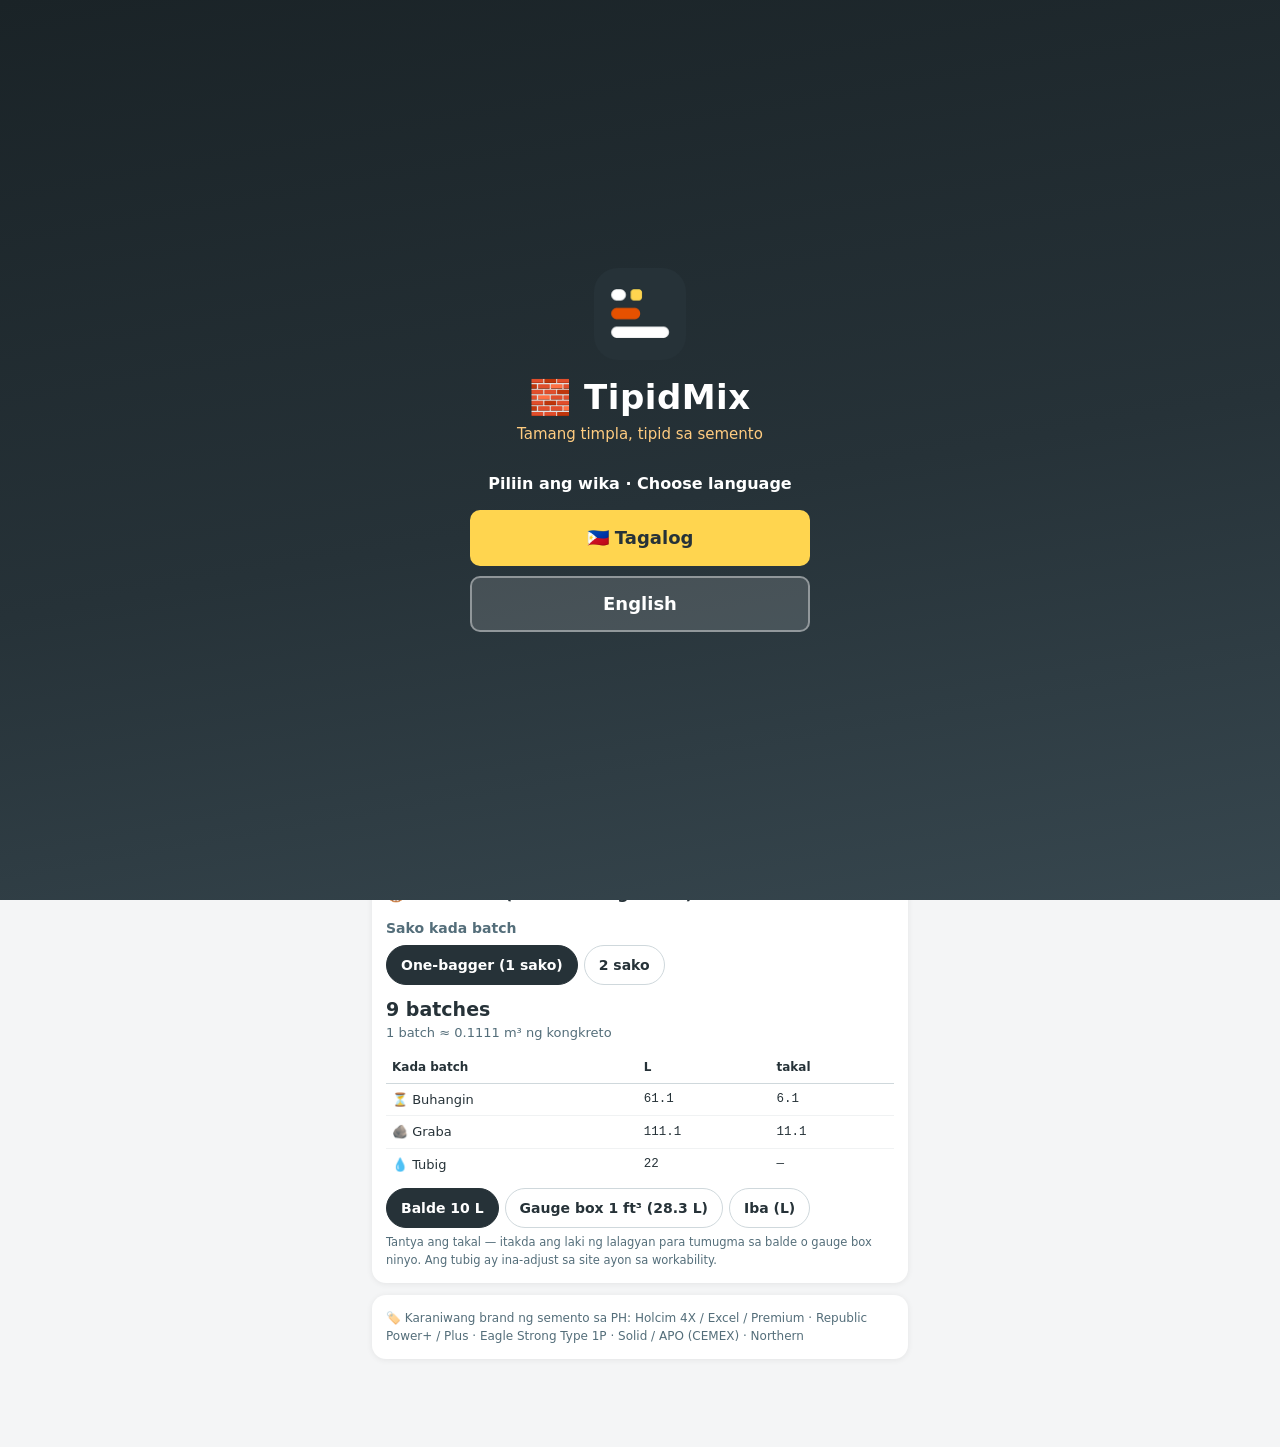
<file: index.html>
<!doctype html>
<html lang="tl">
  <head>
    <meta charset="UTF-8" />
    <link rel="icon" href="./icon-192.png" />
    <meta name="viewport" content="width=device-width, initial-scale=1.0, viewport-fit=cover" />
    <meta name="theme-color" content="#263238" />
    <meta name="description" content="TipidMix — DPWH Item 405 concrete calculator: sako, buhangin, graba, tubig — kada buhos at kada batch. Offline, libre, gawa para sa PH." />
    <link rel="manifest" href="./manifest.webmanifest" />
    <title>TipidMix — Concrete Calculator PH</title>
    <script type="module" crossorigin src="./assets/index-C3TzC0qJ.js"></script>
    <link rel="stylesheet" crossorigin href="./assets/index-DYxyt--H.css">
  </head>
  <body>
    <div id="root"></div>
  </body>
</html>
</file>
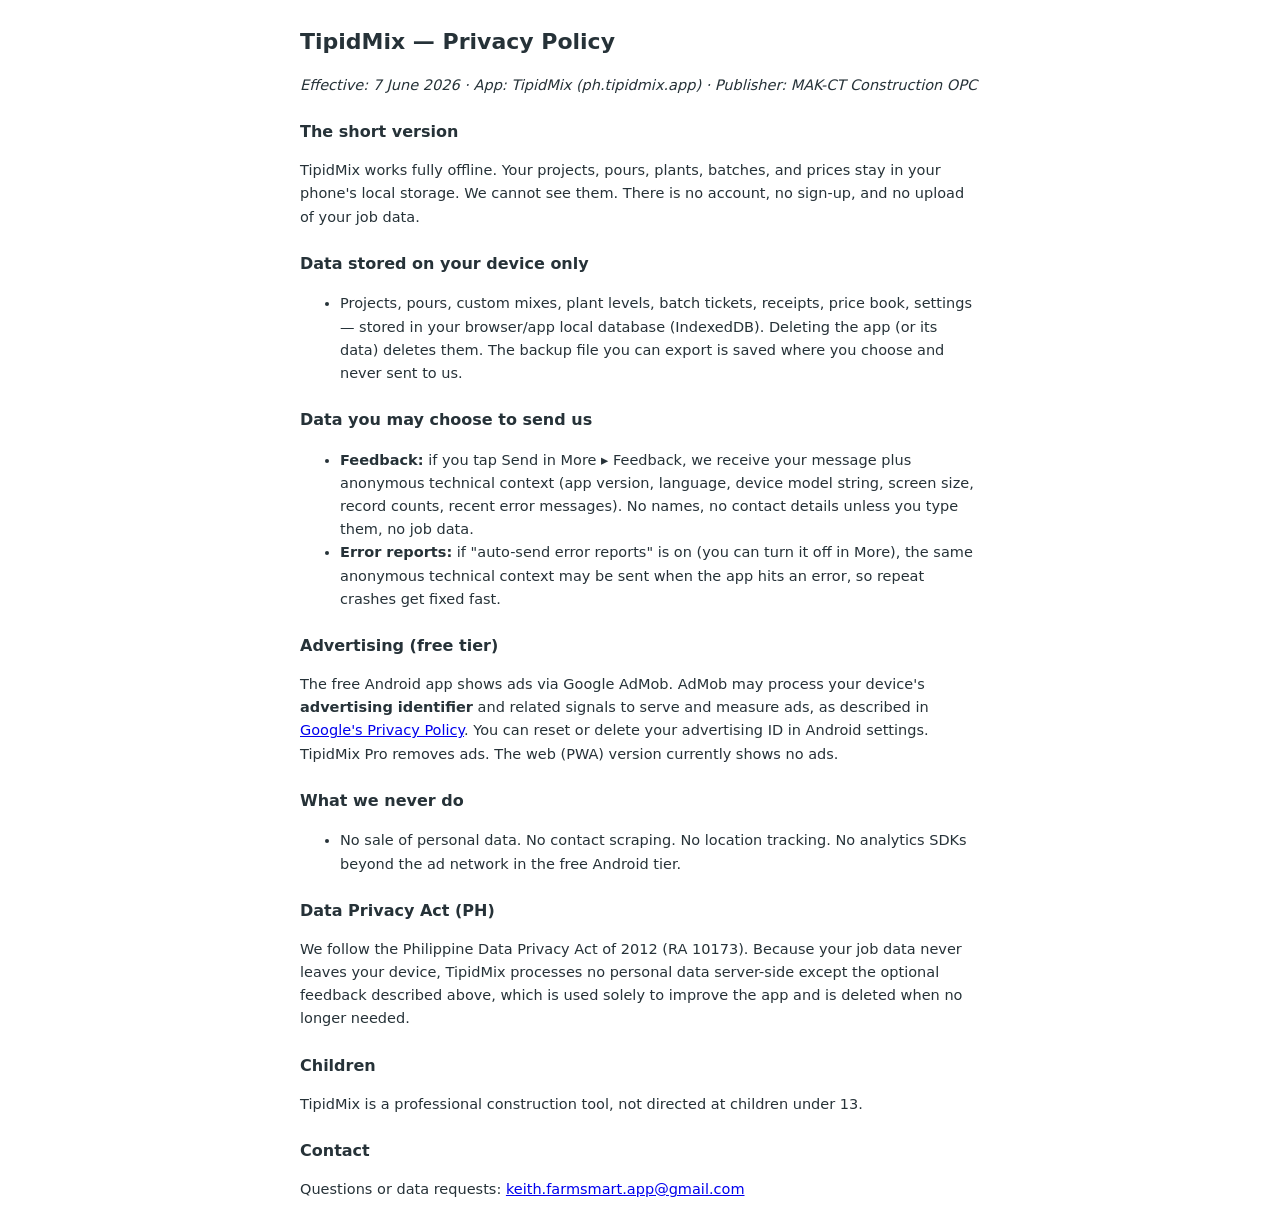
<file: privacy.html>
<!doctype html>
<html lang="en">
<head>
<meta charset="utf-8"><meta name="viewport" content="width=device-width, initial-scale=1">
<title>TipidMix — Privacy Policy</title>
<style>body{font-family:system-ui,sans-serif;max-width:680px;margin:24px auto;padding:0 16px;color:#263238;line-height:1.6}h1{font-size:22px}h2{font-size:16px;margin-top:22px}p,li{font-size:14.5px}</style>
</head>
<body>
<h1>TipidMix — Privacy Policy</h1>
<p><em>Effective: 7 June 2026 · App: TipidMix (ph.tipidmix.app) · Publisher: MAK-CT Construction OPC</em></p>

<h2>The short version</h2>
<p>TipidMix works fully offline. Your projects, pours, plants, batches, and prices stay in your phone's local storage. We cannot see them. There is no account, no sign-up, and no upload of your job data.</p>

<h2>Data stored on your device only</h2>
<ul>
<li>Projects, pours, custom mixes, plant levels, batch tickets, receipts, price book, settings — stored in your browser/app local database (IndexedDB). Deleting the app (or its data) deletes them. The backup file you can export is saved where you choose and never sent to us.</li>
</ul>

<h2>Data you may choose to send us</h2>
<ul>
<li><strong>Feedback:</strong> if you tap Send in More ▸ Feedback, we receive your message plus anonymous technical context (app version, language, device model string, screen size, record counts, recent error messages). No names, no contact details unless you type them, no job data.</li>
<li><strong>Error reports:</strong> if "auto-send error reports" is on (you can turn it off in More), the same anonymous technical context may be sent when the app hits an error, so repeat crashes get fixed fast.</li>
</ul>

<h2>Advertising (free tier)</h2>
<p>The free Android app shows ads via Google AdMob. AdMob may process your device's <strong>advertising identifier</strong> and related signals to serve and measure ads, as described in <a href="https://policies.google.com/privacy">Google's Privacy Policy</a>. You can reset or delete your advertising ID in Android settings. TipidMix Pro removes ads. The web (PWA) version currently shows no ads.</p>

<h2>What we never do</h2>
<ul>
<li>No sale of personal data. No contact scraping. No location tracking. No analytics SDKs beyond the ad network in the free Android tier.</li>
</ul>

<h2>Data Privacy Act (PH)</h2>
<p>We follow the Philippine Data Privacy Act of 2012 (RA 10173). Because your job data never leaves your device, TipidMix processes no personal data server-side except the optional feedback described above, which is used solely to improve the app and is deleted when no longer needed.</p>

<h2>Children</h2>
<p>TipidMix is a professional construction tool, not directed at children under 13.</p>

<h2>Contact</h2>
<p>Questions or data requests: <a href="mailto:keith.farmsmart.app@gmail.com">keith.farmsmart.app@gmail.com</a></p>
</body>
</html>
</file>
<file: assets/index-DYxyt--H.css>
:root{--ink-900: #263238;--ink-700: #37474f;--ink-100: #eceff1;--accent-700: #e65100;--accent-800: #bf360c;--accent-100: #fff3e0;--hivis: #ffd54f;--good: #2e7d32;--bad: #c62828;--bg: #f4f5f6;--card: #ffffff;--text: #263238;--muted: #546e7a;--radius: 14px;--shadow: 0 1px 6px rgba(0, 0, 0, .07)}*{box-sizing:border-box}html,body{margin:0;padding:0}body{font-family:system-ui,-apple-system,Segoe UI,Roboto,sans-serif;background:var(--bg);color:var(--text);font-size:17px;line-height:1.5;-webkit-tap-highlight-color:transparent}#root{min-height:100vh}input,select,textarea,button{font-size:16px;font-family:inherit}button{touch-action:manipulation;cursor:pointer;min-height:48px}button:focus-visible,input:focus-visible,select:focus-visible{outline:3px solid #1565c0;outline-offset:1px}.app-shell{max-width:560px;margin:0 auto;padding:0 12px;padding-top:calc(10px + env(safe-area-inset-top));padding-bottom:calc(76px + var(--ad-h, 0px) + env(safe-area-inset-bottom))}.app-header{display:flex;align-items:center;justify-content:space-between;padding:8px 2px 12px}.app-header h1{font-size:20px;margin:0;color:var(--ink-900);font-weight:800}.app-header .proj{font-size:12px;color:var(--muted);font-weight:700;max-width:40%;overflow:hidden;text-overflow:ellipsis;white-space:nowrap}.card{background:var(--card);border-radius:var(--radius);box-shadow:var(--shadow);padding:14px;margin-bottom:12px}.btn{border:none;border-radius:10px;padding:10px 18px;background:var(--accent-700);color:#fff;font-weight:700}.btn.secondary{background:var(--ink-100);color:var(--text)}.btn.danger{background:#ffebee;color:var(--bad)}.btn:disabled{opacity:.5}.field-row{margin-bottom:10px}.field-row label{display:block;font-size:14px;font-weight:800;color:var(--muted);margin-bottom:4px}.field-row input,.field-row select,.field-row textarea{width:100%;padding:10px;border:1px solid #cfd8dc;border-radius:10px;background:#fff}.bottom-nav{position:fixed;bottom:var(--ad-h, 0px);left:0;right:0;display:flex;justify-content:space-around;background:#fff;border-top:1px solid #e0e0e0;padding:6px 4px calc(6px + env(safe-area-inset-bottom));z-index:50}.bottom-nav button{flex:1;max-width:110px;min-height:56px;display:flex;flex-direction:column;align-items:center;gap:2px;background:none;border:none;color:#78909c;font-size:12px;font-weight:700;padding:5px 2px;border-radius:12px}.bottom-nav button.active{color:var(--accent-800);background:var(--accent-100)}.bottom-nav .icon{font-size:26px;line-height:1}.chip-row{display:flex;gap:6px;flex-wrap:wrap;margin-top:6px}.chip-row button{min-height:40px;padding:6px 14px;border-radius:20px;border:1.5px solid #cfd8dc;background:#fff;color:var(--ink-900);font-weight:700;font-size:14px}.chip-row button.on{background:var(--ink-900);color:#fff;border-color:var(--ink-900)}.empty-state{text-align:center;padding:28px 16px}.empty-state .big{font-size:52px;margin-bottom:8px}.empty-state .msg{color:var(--muted);font-size:15px;margin-bottom:14px}.badge{display:inline-block;border-radius:6px;padding:2px 8px;font-size:11px;font-weight:700}.badge.best{background:var(--good);color:#fff}.badge.pro{background:var(--hivis);color:var(--ink-900)}.badge.warn{background:var(--accent-100);color:var(--accent-800)}table.qty{width:100%;border-collapse:collapse;font-size:13px}table.qty th{text-align:left;padding:7px 6px;color:var(--ink-900);border-bottom:1px solid #cfd8dc;font-size:12px}table.qty td{padding:6px;border-bottom:1px solid #f0f2f3}table.qty tr:last-child td{border-bottom:none}table.qty tr.best-row{background:#e8f5e9}.mono{font-family:ui-monospace,Menlo,Consolas,monospace;font-size:12.5px}.bbs-grid input,.bbs-grid select{padding:8px 6px;border:1px solid #cfd8dc;border-radius:8px;background:#fff;width:100%;min-width:0;font-size:15px}.bbs-grid{display:grid;grid-template-columns:1.1fr .9fr 1.1fr .75fr 44px;gap:6px;align-items:center;margin-bottom:6px}.bbs-grid .del{min-height:40px;border:none;background:none;color:var(--bad);font-size:18px;font-weight:800}.bbs-head{font-size:11.5px;font-weight:800;color:var(--muted)}.result-stock{font-size:19px;font-weight:800;color:var(--ink-900)}.result-sub{font-size:13px;color:var(--muted)}.lock-note{font-size:13px;color:var(--muted);background:var(--ink-100);border-radius:10px;padding:10px}
</file>
